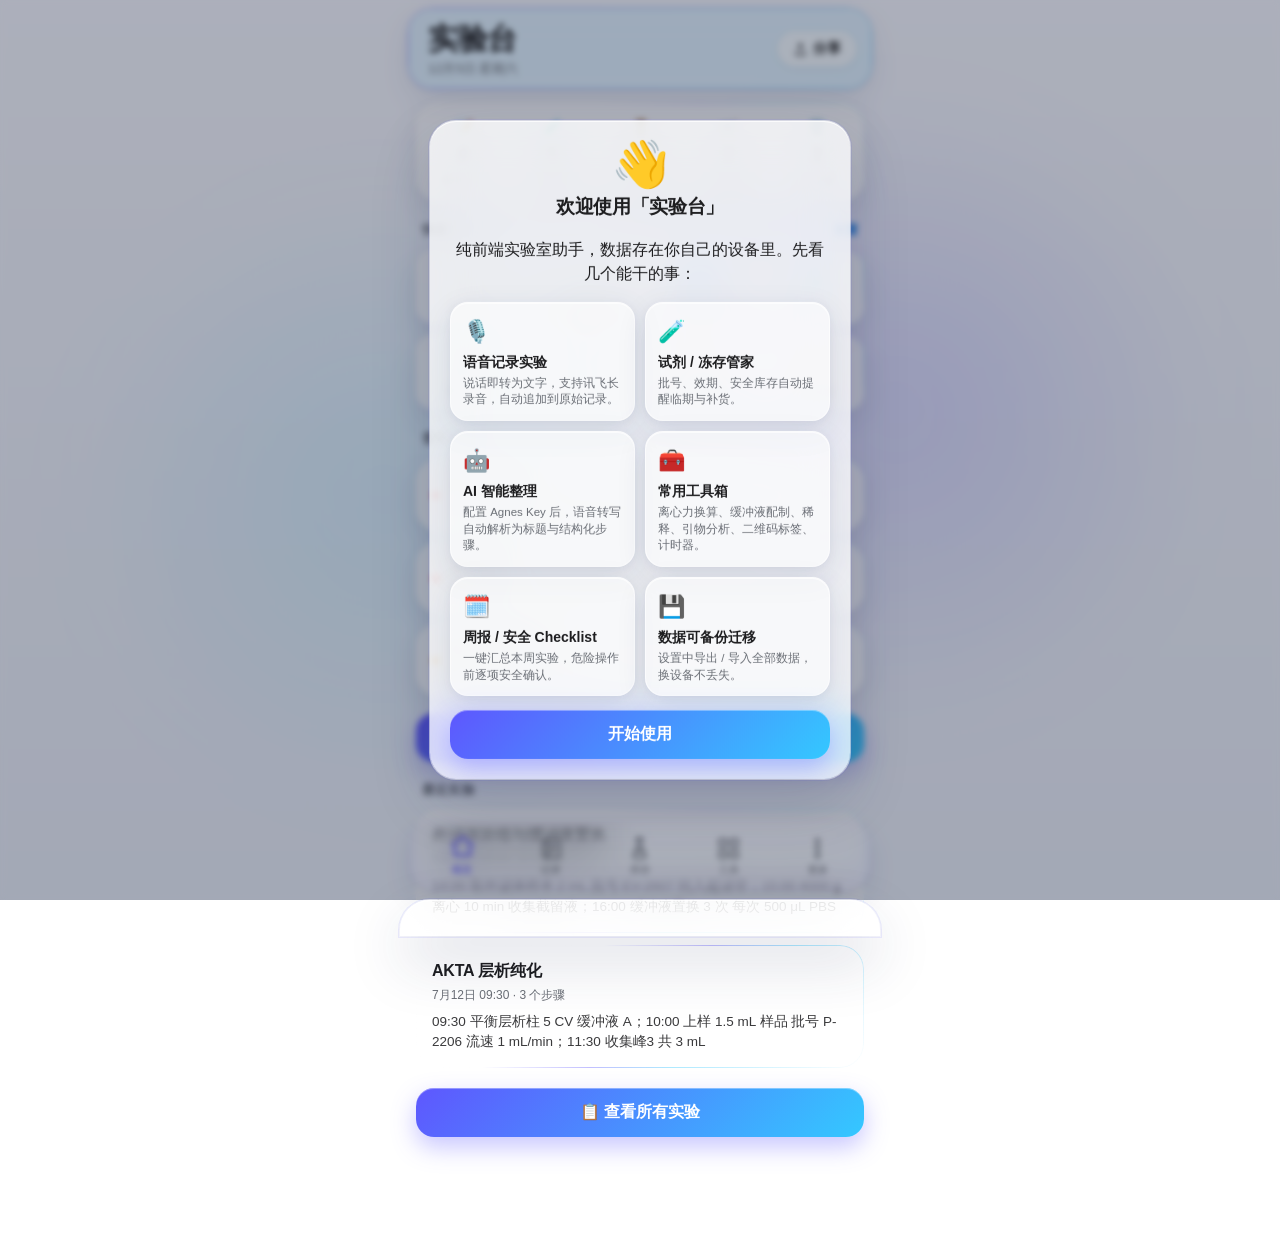
<file: index.html>
<!DOCTYPE html>
<html lang="zh-CN">
<head>
<meta charset="UTF-8">
<meta name="viewport" content="width=device-width, initial-scale=1, viewport-fit=cover, maximum-scale=1, user-scalable=no">
<meta name="theme-color" content="#e9e6fb">
<meta name="apple-mobile-web-app-capable" content="yes">
<meta name="apple-mobile-web-app-status-bar-style" content="black-translucent">
<meta name="apple-mobile-web-app-title" content="实验台">
<link rel="manifest" href="manifest.webmanifest">
<link rel="apple-touch-icon" href="icon.svg">
<link rel="icon" href="icon.svg" type="image/svg+xml">
<title>实验台</title>
<link rel="stylesheet" href="styles.css">
</head>
<body>
<!-- 液态玻璃折射滤镜：复刻 Apple Liquid Glass 的背景位移折射（feTurbulence→位移） -->
<svg width="0" height="0" aria-hidden="true" style="position:absolute;width:0;height:0;overflow:hidden">
  <defs>
    <filter id="lg-refract" x="-20%" y="-20%" width="140%" height="140%" color-interpolation-filters="sRGB">
      <feTurbulence type="fractalNoise" baseFrequency="0.013 0.015" numOctaves="2" seed="4" result="noise"/>
      <feGaussianBlur in="noise" stdDeviation="1.1" result="snoise"/>
      <feDisplacementMap in="SourceGraphic" in2="snoise" scale="13" xChannelSelector="R" yChannelSelector="G"/>
    </filter>
  </defs>
</svg>
<div class="app">
  <header class="topbar">
    <div class="topbar-card">
      <div class="topbar-inner">
        <h1 id="viewTitle">实验台</h1>
        <p id="viewSub" class="subtitle"></p>
      </div>
    </div>
    <button class="share-btn hidden" id="shareBtn" aria-label="分享" onclick="openShare()">
      <svg viewBox="0 0 24 24" fill="none" stroke="currentColor" stroke-width="2" stroke-linecap="round" stroke-linejoin="round"><path d="M12 3v12"/><path d="M8 7l4-4 4 4"/><path d="M5 15v4a2 2 0 0 0 2 2h10a2 2 0 0 0 2-2v-4"/></svg>
      <span>分享</span>
    </button>
  </header>

  <main class="content">
    <section class="view" id="view-overview"></section>
    <section class="view hide" id="view-experiments"></section>
    <section class="view hide" id="view-reagents"></section>
    <section class="view hide" id="view-tools"></section>
    <section class="view hide" id="view-more"></section>
    <!-- 骨架屏：JS 初始化完成前展示 -->
    <div class="skeleton" id="skeleton">
      <div class="sk-statbar">
        <div class="sk-block sk-shimmer"></div>
        <div class="sk-block sk-shimmer"></div>
        <div class="sk-block sk-shimmer"></div>
        <div class="sk-block sk-shimmer"></div>
        <div class="sk-block sk-shimmer"></div>
      </div>
      <div class="sk-section-t"><div class="sk-tag sk-shimmer"></div></div>
      <div class="sk-grid">
        <div class="sk-card sk-shimmer"></div>
        <div class="sk-card sk-shimmer"></div>
        <div class="sk-card sk-shimmer"></div>
        <div class="sk-card sk-shimmer"></div>
      </div>
      <div class="sk-section-t"><div class="sk-tag sk-shimmer"></div></div>
      <div class="sk-card sk-shimmer" style="height:80px"></div>
      <div class="sk-section-t"><div class="sk-tag sk-shimmer"></div></div>
      <div class="sk-card sk-shimmer" style="height:100px"></div>
      <div class="sk-card sk-shimmer" style="height:100px;margin-top:10px"></div>
    </div>
  </main>

  <nav class="tabbar">
    <button class="tab active" data-view="overview">
      <svg viewBox="0 0 24 24"><path d="M3 11l9-8 9 8"/><path d="M5 10v10h14V10"/></svg>
      <span>概览</span>
    </button>
    <button class="tab" data-view="experiments">
      <svg viewBox="0 0 24 24" fill="none" stroke="currentColor" stroke-width="1.8" stroke-linecap="round" stroke-linejoin="round"><path d="M4 5a2 2 0 0 1 2-2h12a2 2 0 0 1 2 2v14a2 2 0 0 1-2 2H6a2 2 0 0 1-2-2z"/><path d="M8 3v18"/><path d="M11 8h5"/><path d="M11 12h5"/><path d="M11 16h3"/></svg>
      <span>记录</span>
    </button>
    <button class="tab" data-view="reagents">
      <svg viewBox="0 0 24 24" fill="none" stroke="currentColor" stroke-width="1.8" stroke-linecap="round" stroke-linejoin="round"><path d="M9 2h6"/><path d="M10 2v10L6.5 18a2.5 2.5 0 0 0 2.2 3.5h6.6A2.5 2.5 0 0 0 17.5 18L14 12V2"/><path d="M7.8 15h8.4"/></svg>
      <span>库存</span>
    </button>
    <button class="tab" data-view="tools">
      <svg viewBox="0 0 24 24"><rect x="3" y="3" width="7" height="7" rx="1.5"/><rect x="14" y="3" width="7" height="7" rx="1.5"/><rect x="3" y="14" width="7" height="7" rx="1.5"/><rect x="14" y="14" width="7" height="7" rx="1.5"/></svg>
      <span>工具</span>
    </button>
    <button class="tab" data-view="more">
      <svg viewBox="0 0 24 24"><circle cx="12" cy="5" r="1.6"/><circle cx="12" cy="12" r="1.6"/><circle cx="12" cy="19" r="1.6"/></svg>
      <span>更多</span>
    </button>
  </nav>

  <button class="fab" id="fab" aria-label="新建">
    <svg class="fab-plus" viewBox="0 0 24 24" fill="none" stroke="currentColor" stroke-width="2.2" stroke-linecap="round" stroke-linejoin="round" aria-hidden="true"><path d="M12 5v14M5 12h14"/></svg>
  </button>

  <div class="sheet-backdrop" id="sheetBackdrop"></div>
  <div class="sheet" id="sheet"></div>

  <div class="modal-backdrop" id="modalBackdrop"></div>
  <div class="modal" id="modal"></div>

  <div class="alarm-overlay" id="alarmOverlay">
    <div class="alarm-card">
      <div class="alarm-ico">⏰</div>
      <div class="alarm-title">时间到</div>
      <div class="alarm-label" id="alarmLabel"></div>
      <button class="btn danger" onclick="stopAlarm()">我知道了</button>
    </div>
  </div>
  <div class="toast" id="toast"></div>
</div>
<script src="qrcode.js"></script>
<script src="xlsx.full.min.js"></script>
<script src="app.js"></script>
<!-- Cloudflare Web Analytics --><script type='module' src='https://static.cloudflareinsights.com/beacon.min.js' data-cf-beacon='{"token": "ad7bec2e777c4d35af5cc3a217bdf344"}'></script><!-- End Cloudflare Web Analytics -->
</body>
</html>
</file>
<file: styles.css>
/* =====================================================================
   实验台 · Liquid Glass 主题
   基于 Apple「液态玻璃」质感：半透明层 + 背景模糊 + 折射描边 + 环境光晕
   仅替换视觉，类名与原版完全一致，app.js / index.html 无需改动。
   ===================================================================== */

:root{
  --bg:#eef2fb;
  --ink:#1d1d1f;
  --muted:#6b6f76;
  --line:rgba(255,255,255,.65);

  /* 玻璃表面 —— 清透白 + 适度模糊（移动端性能优先，半径收敛） */
  --glass:rgba(255,255,255,.60);
  --glass-strong:rgba(255,255,255,.78);
  --glass-blur:blur(18px) saturate(180%);
  --glass-blur-strong:blur(22px) saturate(190%);
  /* 液态玻璃折射滤镜：feTurbulence+feDisplacementMap 在移动端每帧重算、极度耗性能，
     已停用（置空），保留毛玻璃模糊观感；如需折射可单独评估。 */
  --lg: ;
  /* 折射描边：上沿白高光 → 中段注入紫/青环境光（呼应 Agnes 渐变边） */
  --edge:linear-gradient(135deg,
      rgba(255,255,255,.95) 0%,
      rgba(255,255,255,.32) 33%,
      rgba(94,87,254,.38) 52%,
      rgba(52,200,255,.40) 66%,
      rgba(255,255,255,.70) 100%);
  /* 强调渐变描边：紫→青，用于顶栏 / 弹窗 / sheet 等边框焦点 */
  --edge-accent:linear-gradient(135deg, rgba(94,87,254,.85), rgba(52,200,255,.85));
  /* 阴影：Agnes 式大柔光 + 玻璃内高光 */
  --glass-shadow:0 10px 30px rgba(31,45,90,.10), 0 2px 8px rgba(31,45,90,.05), 0 1px 0 rgba(255,255,255,.75) inset;
  --glass-shadow-lg:0 24px 60px rgba(31,45,90,.18), 0 1px 0 rgba(255,255,255,.6) inset;

  /* 品牌强调渐变（紫→青，Agnes 招牌色） */
  --accent:linear-gradient(135deg,#5e57fe 0%, #34c8ff 100%);
  --accent-2:#5e57fe; --accent-3:#34c8ff;
  --accent-soft:rgba(94,87,254,.14);

  --blue:#0071e3; --blue-2:#3b9bff; --blue-soft:rgba(0,113,227,.12);
  --green:#34c759; --green-soft:rgba(52,199,89,.14);
  --orange:#ff9f0a; --orange-soft:rgba(255,159,10,.16);
  --red:#ff3b30; --red-soft:rgba(255,59,48,.14);

  --radius:24px; --radius-sm:18px;
  --safe-b:env(safe-area-inset-bottom,0px);
}
*{box-sizing:border-box;-webkit-tap-highlight-color:transparent}
html,body{margin:0;padding:0;overscroll-behavior-y:none}
/* 弹层（sheet/modal）打开时锁定背景滚动 */
html.overlay-open{overflow:hidden}
html.overlay-open body{overflow:hidden}

/* 静态蓝白渐变 + 静态模糊光球 */
body{
  font-family:-apple-system,BlinkMacSystemFont,"SF Pro Text","PingFang SC","Helvetica Neue",Helvetica,Arial,sans-serif;
  color:var(--ink);-webkit-font-smoothing:antialiased;font-size:16px;line-height:1.5;font-optical-sizing:auto;
  overscroll-behavior-y:none;
  min-height:100vh;
  background:linear-gradient(180deg,#f5f7ff 0%, #e8edf8 100%);
  background-attachment:fixed;
}
/* 静态模糊光球（无动画，移动端性能安全） */
body::before{
  content:"";position:fixed;inset:10% 5% auto auto;width:50vw;height:50vw;border-radius:50%;
  background:radial-gradient(circle, rgba(94,87,254,.18), transparent 70%);
  filter:blur(44px);z-index:-1;pointer-events:none;
}
body::after{
  content:"";position:fixed;inset:auto 5% 10% 5%;width:50vw;height:50vw;border-radius:50%;
  background:radial-gradient(circle, rgba(52,200,255,.14), transparent 70%);
  filter:blur(44px);z-index:-1;pointer-events:none;
}
.app{max-width:480px;margin:0 auto;min-height:100vh;position:relative;background:transparent}
.hide{display:none}

/* 通用折射描边工具：在玻璃表面加 1px 渐变高光边 */
.gx{position:relative}
.gx::before{
  content:"";position:absolute;inset:0;border-radius:inherit;padding:1px;
  background:var(--edge);
  -webkit-mask:linear-gradient(#000 0 0) content-box, linear-gradient(#000 0 0);
  -webkit-mask-composite:xor;mask-composite:exclude;pointer-events:none;
}

/* top bar */
.topbar{position:sticky;top:8px;z-index:20;margin:8px 8px 0;height:81px}
.topbar-card{position:absolute;inset:0;
  background:rgba(59,193,255,.1);backdrop-filter:var(--glass-blur) var(--lg);-webkit-backdrop-filter:var(--glass-blur);
  border:0;border-radius:24px / calc(24px / var(--s,1));overflow:hidden;
  box-shadow:var(--glass-shadow), 0 0 0 1px rgba(94,87,254,.10);
  transform:scaleY(var(--s,1));transform-origin:top left;will-change:transform}
.topbar-card::before{content:"";position:absolute;inset:0;border-radius:inherit;padding:1.4px;
  background:var(--edge-accent);pointer-events:none;opacity:.7;
  -webkit-mask:linear-gradient(#000 0 0) content-box,linear-gradient(#000 0 0);-webkit-mask-composite:xor;mask-composite:exclude}
.topbar-inner{padding:14px 20px 11px;position:relative;transform-origin:top left;will-change:transform;transform:scaleX(var(--s,1))}
.topbar h1{margin:0;font-size:30px;font-weight:700;letter-spacing:-.5px;line-height:1.15;
  background:linear-gradient(120deg,#1d1d1f 55%, #6a64d8 130%);-webkit-background-clip:text;background-clip:text;-webkit-text-fill-color:transparent}
.subtitle{margin:2px 0 0;color:var(--muted);font-size:13px;transition:opacity .12s linear}

/* API 与密钥：折叠两行 */
.api-row{display:flex;align-items:center;justify-content:space-between;background:var(--glass);
  border-radius:var(--radius-sm);box-shadow:var(--glass-shadow);padding:13px 14px;margin-bottom:8px;cursor:pointer}
.api-row:active{transform:scale(.99)}
.api-row-main{display:flex;align-items:center;gap:10px}
.api-row-title{font-size:15px;font-weight:600;color:var(--ink)}
.api-caret{font-size:18px;color:var(--muted);transition:transform .2s ease;line-height:1}
.api-detail{background:rgba(255,255,255,.42);border-radius:var(--radius-sm);padding:12px 14px 14px;margin:-2px 0 10px;box-shadow:var(--glass-shadow)}
.api-stat{margin-top:10px;font-size:13px;line-height:1.5;min-height:18px}
.api-stat .api-stat-ok{color:#2a8;font-weight:600}
.api-stat .api-stat-bad{color:#d33;font-weight:600}
.api-stat .api-stat-prog{color:var(--muted)}
.api-link{display:inline-block;margin-top:8px;font-size:13px;font-weight:600;color:var(--blue);text-decoration:none}
.api-link:active{opacity:.6}

.content{padding:14px 16px calc(108px + var(--safe-b));min-height:70vh;transform:translateY(calc((var(--s,1) - 1) * var(--baseH,81px)));will-change:transform}
/* 记录/试剂页有悬浮新建按钮时，加大底部留白避免遮挡最后内容 */
body.fab-on .content{padding-bottom:calc(176px + var(--safe-b))}
.section-title{font-size:13px;font-weight:600;color:var(--muted);margin:18px 6px 10px;display:flex;justify-content:space-between;align-items:center}
.section-title .more{font-size:12px;color:var(--blue);font-weight:600;cursor:pointer}

/* 玻璃表面基础（statbar / quick / alert 复用） */
.glass-surface{position:relative;background:var(--glass);
  box-shadow:var(--glass-shadow)}

/* 快捷统计条 */
.statbar{background:var(--glass);
  border-radius:var(--radius);box-shadow:var(--glass-shadow);display:flex;padding:14px 4px;margin-bottom:12px;position:relative}
.statbar::before{content:"";position:absolute;inset:0;border-radius:inherit;padding:1px;background:var(--edge);
  -webkit-mask:linear-gradient(#000 0 0) content-box,linear-gradient(#000 0 0);-webkit-mask-composite:xor;mask-composite:exclude;pointer-events:none}
.statbar .s{flex:1;text-align:center;position:relative}
.statbar .s + .s::before{content:"";position:absolute;left:0;top:18%;height:64%;width:1px;background:rgba(255,255,255,.6)}
.statbar .num{font-size:21px;font-weight:700;letter-spacing:-.5px}
.statbar .lbl{font-size:11px;color:var(--muted);margin-top:1px}
.statbar .ico{font-size:14px;display:block;margin-bottom:1px}

/* 快捷入口 */
.quick{display:grid;grid-template-columns:repeat(4,1fr);gap:10px;margin-bottom:6px}
.quick .q{background:var(--glass);
  border-radius:var(--radius-sm);box-shadow:var(--glass-shadow);padding:12px 6px;text-align:center;cursor:pointer;
  transition:transform .26s cubic-bezier(.32,.72,0,1);position:relative}
.quick .q::before{content:"";position:absolute;inset:0;border-radius:inherit;padding:1px;background:var(--edge);
  -webkit-mask:linear-gradient(#000 0 0) content-box,linear-gradient(#000 0 0);-webkit-mask-composite:xor;mask-composite:exclude;pointer-events:none}
.quick .q:active{transform:scale(.96);transition-duration:0s}
.quick .q .qi{font-size:22px}
.quick .q .qt{font-size:11.5px;color:var(--ink);margin-top:4px;line-height:1.3}

/* cards */
.card{background:var(--glass);
  border-radius:var(--radius);margin-bottom:12px;padding:16px;position:relative}
.card::before{content:"";position:absolute;inset:0;border-radius:inherit;padding:1px;background:var(--edge);
  -webkit-mask:linear-gradient(#000 0 0) content-box,linear-gradient(#000 0 0);-webkit-mask-composite:xor;mask-composite:exclude;pointer-events:none}
.card.tap{cursor:pointer;transition:transform .26s cubic-bezier(.32,.72,0,1)}
.card.tap:active{transform:scale(.985);transition-duration:0s}
.statbar .s.tap{cursor:pointer;transition:transform .26s cubic-bezier(.32,.72,0,1)}
.statbar .s.tap:active{transform:scale(.94);transition-duration:0s}
.card .row1{display:flex;justify-content:space-between;align-items:baseline;gap:8px}
.card h3{margin:0;font-size:16px;font-weight:600}
.card .meta{font-size:12px;color:var(--muted);margin-top:4px}
/* 试剂卡片：固定两列网格，每行两个卡片 */
.reag-grid{display:grid;grid-template-columns:1fr 1fr;gap:10px;margin-bottom:8px;max-width:100%;overflow:hidden}
.reag-grid .card{margin-bottom:0;padding:12px;display:flex;flex-direction:row;align-items:stretch;gap:8px;position:relative;min-height:140px}
.reag-grid .card .card-body{flex:1;min-width:0;display:flex;flex-direction:column;overflow:hidden}
.reag-grid .card .r-row{display:flex;align-items:baseline;gap:6px;font-size:11px;line-height:1.5;word-break:break-word}
.reag-grid .card .r-row.r-name{font-size:15px;font-weight:600;color:var(--ink);margin-bottom:4px;word-break:break-word;overflow-wrap:break-word;padding-right:56px}
.reag-grid .card .r-label{color:var(--muted);flex-shrink:0;min-width:32px}
.reag-grid .card .r-val{color:var(--ink);flex:1;min-width:0;overflow-wrap:break-word;word-break:break-word}
.reag-grid .card .card-actions{position:absolute;top:12px;right:12px;display:flex;flex-direction:column;align-items:flex-end;gap:6px;pointer-events:auto}
.reag-grid .card .card-actions .tag{flex-shrink:0}
.reag-grid .card .inquire-mini{font-size:11px;padding:3px 8px;white-space:nowrap}
.meta-row{display:flex;align-items:center;justify-content:space-between;gap:8px;margin-top:4px}
.meta-row .meta{margin-top:0}
.meta-act{flex:0 0 auto}
.meta-expiry{margin-top:2px}
.card .snippet{font-size:13.5px;color:#3a3a3c;margin-top:8px;display:-webkit-box;-webkit-line-clamp:2;-webkit-box-orient:vertical;overflow:hidden}

.tag{display:inline-block;font-size:11px;font-weight:600;padding:3px 9px;border-radius:20px;white-space:nowrap}
.tag.ok{background:var(--green-soft);color:var(--green)}
.tag.warn{background:var(--orange-soft);color:#c77700}
.tag.bad{background:var(--red-soft);color:var(--red)}
.tag.info{background:var(--blue-soft);color:var(--blue)}
.tag.gray{background:rgba(120,120,130,.12);color:var(--muted)}

/* alert */
.alert{display:flex;gap:10px;align-items:center;background:var(--glass);
  border-radius:var(--radius);box-shadow:var(--glass-shadow);padding:14px 16px;margin-bottom:10px;position:relative}
.alert::before{content:"";position:absolute;inset:0;border-radius:inherit;padding:1px;background:var(--edge);
  -webkit-mask:linear-gradient(#000 0 0) content-box,linear-gradient(#000 0 0);-webkit-mask-composite:xor;mask-composite:exclude;pointer-events:none}
.alert .dot{width:9px;height:9px;border-radius:50%;flex:none}
.alert .txt{flex:1}
.alert .txt b{font-size:14px}
.alert .txt p{margin:2px 0 0;font-size:12.5px;color:var(--muted)}

/* tab bar —— Apple Liquid Glass 悬浮玻璃底栏 */
.tabbar{position:fixed;left:50%;transform:translateX(-50%);bottom:calc(10px + var(--safe-b));width:calc(100% - 77px);max-width:460px;z-index:30;
  display:flex;background:rgb(255 255 255 / 10%);
  backdrop-filter:var(--glass-blur-strong) var(--lg);-webkit-backdrop-filter:var(--glass-blur-strong);
  border:0;padding:8px;
  border-radius:26px;
  box-shadow:var(--glass-shadow), 0 0 0 1px rgba(255,255,255,.55), 0 0 0 2px rgba(94,87,254,.10),
    0 1px 0 rgba(255,255,255,.75) inset, 0 -10px 26px rgba(94,87,254,.07) inset}
.tab{flex:1;position:relative;background:none;border:0;padding:7px 0 5px;display:flex;flex-direction:column;align-items:center;gap:2px;color:var(--muted);font-size:10px;cursor:pointer;transition:color .25s ease}
.tab svg{width:25px;height:25px;stroke:currentColor;fill:none;stroke-width:1.8;stroke-linecap:round;stroke-linejoin:round;transition:transform .25s cubic-bezier(.32,.72,0,1);position:relative;z-index:2}
.tab span{position:relative;z-index:2;transition:opacity .2s}
.tab.active{color:var(--accent-2)}
/* 选中态：高亮 + 阴影（简洁，无玻璃气泡） */
.tab.active svg{transform:translateY(-2px) scale(1.06);filter:drop-shadow(0 4px 9px rgba(94,87,254,.5));color:var(--accent-2)}

/* fab —— 玻璃质感悬浮新建按钮（Apple 风格：圆角方钮、清爽渐变、柔和分层阴影、弹簧入场） */
.fab{position:fixed;left:50%;transform:translateX(-50%) scale(1);bottom:calc(94px + var(--safe-b));z-index:31;
  width:54px;height:54px;border-radius:17px;border:0;cursor:pointer;display:flex;align-items:center;justify-content:center;
  color:#fff;
  background:linear-gradient(135deg,#5e57fe 0%, #34c8ff 100%);
  box-shadow:0 10px 24px rgba(94,87,254,.30), 0 2px 6px rgba(31,45,90,.16), 0 1px 0 rgba(255,255,255,.5) inset;
  -webkit-tap-highlight-color:transparent;
  transition:transform .42s cubic-bezier(.32,.72,0,1), box-shadow .3s ease, opacity .3s ease;
  will-change:transform}
.fab-plus{width:24px;height:24px;display:block}
.fab:active{transform:translateX(-50%) scale(.9);transition-duration:.12s}
.fab.hidden{opacity:0;transform:translateX(-50%) scale(.6);pointer-events:none;visibility:hidden}

/* 标题栏分享按钮（玻璃圆钮，仅实验台/更多页显示）——定位于 topbar 内、不随卡片缩放，靠 transform 垂直居中、平滑 */
.share-btn{position:absolute;top:calc(var(--baseH,81px) / 2 - 17px);right:16px;z-index:30;height:34px;padding:0 15px;border:0;cursor:pointer;
  display:inline-flex;align-items:center;justify-content:center;gap:5px;
  font-size:14px;font-weight:600;font-family:inherit;color:var(--accent);
  background:rgba(255,255,255,.6);backdrop-filter:blur(12px);-webkit-backdrop-filter:blur(12px);
  border-radius:99px;box-shadow:0 2px 8px rgba(0,0,0,.06),0 0 0 1px rgba(255,255,255,.5) inset;
  transform:translateY(calc((var(--s,1) - 1) * var(--baseH,81px) / 2));transform-origin:top right;will-change:transform;
  transition:opacity .2s}
.share-btn:active{transform:translateY(calc((var(--s,1) - 1) * var(--baseH,81px) / 2)) scale(.94)}
.share-btn svg{width:15px;height:15px}
.share-btn.hidden{display:none}
@media (prefers-reduced-motion:reduce){.share-btn{transition:none}}

/* 分享卡片（Apple 风格：留白、大圆角、柔和分层阴影） */
.share-card{background:linear-gradient(160deg,#ffffff,#f6f4ff);border-radius:24px;padding:26px 22px 22px;margin:6px 4px 16px;text-align:center;
  box-shadow:0 10px 30px rgba(80,70,200,.12),0 0 0 1px rgba(255,255,255,.7) inset}
.sc-icon{width:64px;height:64px;border-radius:18px;margin:0 auto 12px;display:flex;align-items:center;justify-content:center;font-size:34px;
  background:linear-gradient(145deg,#7c6cff,#5a8bff);box-shadow:0 8px 18px rgba(94,87,254,.35)}
.sc-name{font-size:19px;font-weight:700;letter-spacing:-.3px;color:var(--ink)}
.sc-desc{margin:4px 0 18px;font-size:13px;color:var(--muted)}
.sc-qr{width:200px;height:200px;border-radius:16px;background:#fff;padding:12px;box-shadow:0 4px 14px rgba(0,0,0,.08)}
.sc-url{margin-top:14px;font-size:13px;font-weight:600;color:var(--accent-2);word-break:break-all}
.sc-tip{margin-top:6px;font-size:12px;color:var(--muted)}
.share-actions{display:flex;gap:12px;padding:0 4px}
.share-actions .btn{flex:1;width:auto}
.btn.primary{background:var(--accent-2);color:#fff;box-shadow:0 8px 18px rgba(94,87,254,.32)}

/* sheet */
.sheet-backdrop,.modal-backdrop{position:fixed;inset:0;background:rgba(20,25,45,.32);backdrop-filter:blur(3px);-webkit-backdrop-filter:blur(3px);z-index:40;opacity:0;pointer-events:none;transition:opacity .25s ease, backdrop-filter .25s ease;cursor:pointer}
.sheet-backdrop.show,.modal-backdrop.show{opacity:1;pointer-events:auto}
.sheet{position:fixed;left:50%;bottom:0;transform:translate(-50%,100%);width:100%;max-width:480px;z-index:41;
  background:var(--glass-strong);backdrop-filter:var(--glass-blur-strong) var(--lg);-webkit-backdrop-filter:var(--glass-blur-strong);
  border-radius:30px 30px 0 0;padding:8px 16px calc(28px + var(--safe-b));
  max-height:92vh;overflow-y:auto;touch-action:pan-y;transition:transform .32s cubic-bezier(.32,.72,0,1);will-change:transform;
  box-shadow:var(--glass-shadow-lg), 0 0 0 1px rgba(255,255,255,.6), 0 0 0 2px rgba(94,87,254,.10), 0 1px 0 rgba(255,255,255,.6) inset}
.sheet.show{transform:translate(-50%,0)}
.sheet .grabber{width:36px;height:5px;border-radius:3px;background:rgba(120,120,130,.4);margin:8px auto 12px;touch-action:none;cursor:grab}
.sheet .grabber:active{cursor:grabbing}
.sheet.dragging{user-select:none;-webkit-user-select:none;cursor:grabbing}
.sheet h2{margin:0 0 4px;font-size:20px;font-weight:700}
.sheet .hint{color:var(--muted);font-size:12.5px;margin:0 0 14px}
/* 右上角悬浮关闭按钮（sticky，不随滚动消失） */
.sheet-close-wrap{position:sticky;top:0;z-index:8;display:flex;justify-content:flex-end;margin:0 0 -2px;padding:2px 2px 0;pointer-events:none}
.sheet-close{pointer-events:auto;width:30px;height:30px;border-radius:50%;border:0;background:rgba(0,0,0,.18);color:#fff;font-size:15px;line-height:1;cursor:pointer;
  display:inline-flex;align-items:center;justify-content:center;transition:transform .2s cubic-bezier(.32,.72,0,1)}
.sheet-close:active{transform:scale(.88);transition-duration:0s}

/* modal */
.modal{position:fixed;left:50%;top:50%;transform:translate(-50%,-46%);width:90%;max-width:420px;z-index:41;
  background:var(--glass-strong);backdrop-filter:var(--glass-blur-strong) var(--lg);-webkit-backdrop-filter:var(--glass-blur-strong);
  border-radius:26px;padding:20px;max-height:82vh;overflow-y:auto;opacity:0;pointer-events:none;transition:opacity .22s ease,transform .22s ease;will-change:transform,opacity;
  box-shadow:var(--glass-shadow-lg), 0 0 0 1px rgba(255,255,255,.6), 0 0 0 2px rgba(94,87,254,.10), 0 1px 0 rgba(255,255,255,.6) inset}
.modal.show{opacity:1;pointer-events:auto;transform:translate(-50%,-50%)}
.modal h2{margin:0 0 12px;font-size:19px;font-weight:700}

/* form —— 玻璃输入框 */
.field{margin-bottom:14px}
.field label{display:block;font-size:12.5px;color:var(--muted);margin-bottom:6px;font-weight:500}
.field-row{display:flex;gap:12px}
.field-row>.field{flex:1;min-width:0}
input,textarea,select{width:100%;border:1px solid rgba(255,255,255,.7);border-radius:var(--radius-sm);padding:12px 14px;
  font-size:15px;font-family:inherit;color:var(--ink);outline:none;
  background:rgba(255,255,255,.55);
  box-shadow:0 1px 0 rgba(255,255,255,.6) inset}
input:focus,textarea:focus,select:focus{border-color:var(--accent-2);box-shadow:0 0 0 3px rgba(94,87,254,.20), 0 0 0 1px rgba(52,200,255,.32), 0 1px 0 rgba(255,255,255,.6) inset}
#expRaw.listening{border-color:var(--blue);box-shadow:0 0 0 3px rgba(0,122,255,.22);transition:box-shadow .2s}
textarea{min-height:96px;resize:vertical}
.btn{width:100%;border:0;border-radius:var(--radius-sm);padding:14px;font-size:16px;font-weight:600;cursor:pointer;color:#fff;text-align:center;display:inline-flex;align-items:center;justify-content:center;
  background:var(--accent);
  box-shadow:0 10px 24px rgba(94,87,254,.34), 0 1px 0 rgba(255,255,255,.35) inset;position:relative}
.btn{transition:transform .26s cubic-bezier(.32,.72,0,1)}
.btn:active{transform:scale(.985);transition-duration:0s}
.btn.secondary{background:rgba(255,255,255,.6);color:var(--ink);box-shadow:var(--glass-shadow), 0 1px 0 rgba(255,255,255,.6) inset;border:1px solid rgba(255,255,255,.6)}
.btn.danger{background:var(--red-soft);color:var(--red);box-shadow:none}
.btn.small{width:auto;padding:6px 12px;font-size:14px;border-radius:10px}
.unit-add-btn{display:inline-block;width:auto;flex:0 0 auto;padding:4px 10px;font-size:13px;font-weight:600;color:#fff;background:var(--accent);border-radius:8px;border:0;cursor:pointer;box-shadow:0 4px 10px rgba(94,87,254,.3)}
.btn.ghost{background:rgba(255,255,255,.5);color:var(--blue);border:0;box-shadow:0 1px 0 rgba(255,255,255,.55) inset}
/* 渐变蓝色按钮（AI 优化完成态） */
.btn.gradient{background:linear-gradient(135deg,#5e57fe,#34c8ff);color:#fff;border:0;font-weight:600;box-shadow:0 4px 12px rgba(94,87,254,.28), 0 1px 0 rgba(255,255,255,.35) inset}
.btn-row{display:flex;gap:10px;margin-top:6px}
.btn-row .btn{flex:1}

/* voice */
.voice{display:flex;flex-direction:column;align-items:center;gap:8px;margin:4px 0 14px}
.mic{width:72px;height:72px;border-radius:50%;border:0;display:flex;align-items:center;justify-content:center;cursor:pointer;
  transition:transform .12s,background .2s;
  background:linear-gradient(145deg,#eaf3ff,#d6e8ff);
  box-shadow:0 8px 20px rgba(0,113,227,.22), 0 1px 0 rgba(255,255,255,.7) inset;border:1px solid rgba(255,255,255,.7)}
.mic svg{width:32px;height:32px;stroke:var(--blue);fill:none;stroke-width:1.8;stroke-linecap:round;stroke-linejoin:round}
.mic.recording{background:linear-gradient(145deg,#ff6a5e,var(--red));animation:pulse 1.4s infinite}
.mic.recording svg{stroke:#fff}
@keyframes pulse{0%{box-shadow:0 0 0 0 rgba(255,59,48,.45)}70%{box-shadow:0 0 0 18px rgba(255,59,48,0)}100%{box-shadow:0 0 0 0 rgba(255,59,48,0)}}
.voice .vlabel{font-size:13px;color:var(--muted);text-align:center}
.voice .vtoggle{margin-top:2px;background:rgba(255,255,255,.6);border:1px solid rgba(255,255,255,.7);border-radius:99px;padding:5px 12px;font-size:12px;color:var(--muted);cursor:pointer;font-family:inherit}
.voice .vtoggle:active{background:rgba(255,255,255,.85)}

/* steps */
.step{background:rgba(255,255,255,.5);
  border:1px solid rgba(255,255,255,.6);border-radius:var(--radius-sm);padding:12px;margin-bottom:10px;box-shadow:var(--glass-shadow)}
.step .sidx{font-size:12px;color:var(--muted);font-weight:600;margin-bottom:8px}
.step .srow{display:flex;gap:10px;margin-bottom:8px}
.step .srow:last-child{margin-bottom:0}
.step input{flex:1;padding:9px 11px;font-size:14px;border-radius:10px}

/* 工具箱网格 */
.tool-grid{display:grid;grid-template-columns:repeat(2,1fr);gap:12px;margin-bottom:8px}
.tool{background:var(--glass);
  border-radius:var(--radius);box-shadow:var(--glass-shadow);padding:16px;cursor:pointer;
  display:flex;flex-direction:column;gap:6px;transition:transform .26s cubic-bezier(.32,.72,0,1);position:relative}
.tool::before{content:"";position:absolute;inset:0;border-radius:inherit;padding:1px;background:var(--edge);
  -webkit-mask:linear-gradient(#000 0 0) content-box,linear-gradient(#000 0 0);-webkit-mask-composite:xor;mask-composite:exclude;pointer-events:none}
.tool:active{transform:scale(.97);transition-duration:0s}
.tool .ti{font-size:26px}
.tool .tt{font-size:15px;font-weight:600}
.tool .td{font-size:12px;color:var(--muted);line-height:1.4}
.tool-badge{position:absolute;top:8px;right:8px;font-size:10px;color:var(--accent-2);background:rgba(94,87,254,.1);border-radius:6px;padding:2px 6px;font-weight:500}
.tool-onhome{opacity:.7}

/* 列表行 */
.list-row{background:var(--glass);
  border-radius:var(--radius-sm);box-shadow:var(--glass-shadow);padding:13px 14px;margin-bottom:10px;
  display:flex;align-items:center;gap:12px;cursor:pointer;position:relative}
.list-row::before{content:"";position:absolute;inset:0;border-radius:inherit;padding:1px;background:var(--edge);
  -webkit-mask:linear-gradient(#000 0 0) content-box,linear-gradient(#000 0 0);-webkit-mask-composite:xor;mask-composite:exclude;pointer-events:none}
.list-row{transition:transform .25s cubic-bezier(.32,.72,0,1)}
.list-row:active{transform:scale(.99);transition-duration:0s}
.list-row .lr-main{flex:1;min-width:0}
.list-row .lr-title{font-size:15px;font-weight:600;white-space:nowrap;overflow:hidden;text-overflow:ellipsis}
.list-row .lr-sub{font-size:12px;color:var(--muted);margin-top:2px}
.list-row .lr-right{font-size:13px;color:var(--muted);flex:none}
.list-row .lr-ico{width:38px;height:38px;border-radius:11px;flex:none;display:flex;align-items:center;justify-content:center;font-size:18px;
  background:rgba(255,255,255,.6);border:1px solid rgba(255,255,255,.6);box-shadow:var(--glass-shadow)}
.list-row .lr-ico.g{background:var(--green-soft)}.list-row .lr-ico.o{background:var(--orange-soft)}.list-row .lr-ico.r{background:var(--red-soft)}
/* 模板按类型分组 + 预设免责标记 */
.tpl-group-title{font-size:12px;font-weight:700;letter-spacing:.3px;color:var(--blue);margin:16px 4px 8px;
  padding-left:8px;border-left:3px solid var(--blue);opacity:.92}
.preset-tag{display:inline-block;font-size:10px;font-weight:600;line-height:1;padding:3px 6px;border-radius:6px;
  vertical-align:middle;color:#9a6b00;background:rgba(255,193,7,.16);border:1px solid rgba(255,193,7,.35);margin-left:6px}
.warn-preset{font-size:12.5px;line-height:1.5;color:#9a6b00;background:rgba(255,193,7,.12);
  border:1px solid rgba(255,193,7,.3);border-radius:10px;padding:8px 10px;margin:2px 0 4px}
/* 弹窗页头：返回上一级按钮 + 标题 */
.sheet-head{display:flex;align-items:center;gap:10px;margin-bottom:6px}
.sheet-head h2{margin:0}
.back-btn{background:none;border:0;color:var(--blue);font-size:14px;font-weight:600;cursor:pointer;
  font-family:inherit;padding:5px 8px 5px 2px;border-radius:8px;white-space:nowrap;line-height:1}
.back-btn:active{background:rgba(91,122,255,.1)}

/* 悬浮操作：模板页新建 FAB / 实验记录页底部操作栏 */
.sheet-fab-wrap{position:sticky;bottom:14px;display:flex;justify-content:flex-end;z-index:6;margin-top:14px}
.sheet-fab{width:54px;height:54px;border-radius:50%;border:0;background:linear-gradient(135deg,var(--blue),#7a5cff);color:#fff;font-size:28px;font-weight:300;line-height:1;
  box-shadow:0 8px 22px rgba(94,87,254,.35),0 2px 6px rgba(0,0,0,.15);cursor:pointer;display:inline-flex;align-items:center;justify-content:center;
  transition:transform .2s cubic-bezier(.32,.72,0,1)}
.sheet-fab:active{transform:scale(.92);transition-duration:0s}
.sheet-actions{position:sticky;bottom:0;display:flex;gap:10px;justify-content:flex-end;align-items:center;z-index:6;margin-top:16px;
  padding:10px 0 4px;background:linear-gradient(to top,var(--glass-strong),rgba(255,255,255,.55) 70%,transparent)}
.sheet-actions .btn{flex:0 1 auto}

/* 分段控制：选中按钮渐变色 + 白色文字，跟普通按钮风格一致，更大更醒目 */
.seg{display:flex;background:rgba(242,242,247,.6);
  border:1px solid rgba(60,60,67,.08);border-radius:14px;padding:3px;margin-bottom:14px;box-shadow:0 1px 4px rgba(0,0,0,.04);position:relative}
.seg button{flex:1;background:none;border:0;padding:13px 0;border-radius:11px;font-size:15px;color:var(--muted);cursor:pointer;font-family:inherit;font-weight:500;transition:all .3s;position:relative;z-index:1}
.seg button.active{background:var(--accent);color:#fff;font-weight:700;box-shadow:0 8px 18px rgba(94,87,254,.32),0 1px 0 rgba(255,255,255,.25) inset}

/* chips & search */
.chips{display:flex;gap:8px;overflow-x:auto;padding:4px 2px 10px;margin:0 -2px;align-items:center;-webkit-overflow-scrolling:touch}
.chips::-webkit-scrollbar{display:none}
.chips{scrollbar-width:none}
.chip{flex:none;display:inline-flex;align-items:center;justify-content:center;background:rgba(255,255,255,.5);border:1px solid rgba(255,255,255,.6);border-radius:20px;padding:7px 14px;font-size:13px;color:var(--ink);cursor:pointer;box-shadow:var(--glass-shadow);white-space:nowrap;transition:transform .2s cubic-bezier(.32,.72,0,1),background .2s}
.chip:active{transform:scale(.96)}
.chip.active{background:var(--ink);color:#fff;border-color:var(--ink);box-shadow:none}
.search{width:100%;background:rgba(255,255,255,.55);border:1px solid rgba(255,255,255,.7);border-radius:14px;padding:11px 14px;font-size:15px;margin-bottom:12px;outline:none;box-shadow:0 1px 0 rgba(255,255,255,.6) inset}
.search:focus{border-color:var(--accent-2);box-shadow:0 0 0 3px rgba(94,87,254,.16), 0 1px 0 rgba(255,255,255,.6) inset}

/* empty */
.empty{text-align:center;color:var(--muted);padding:40px 20px}
.empty svg{width:54px;height:54px;stroke:#b9bcc4;fill:none;stroke-width:1.5;margin-bottom:10px}
.empty p{margin:0;font-size:14px}

/* detail */
.detail .line{display:flex;justify-content:space-between;padding:11px 2px;border-bottom:1px solid rgba(255,255,255,.55);font-size:14.5px}
.detail .line:last-child{border-bottom:0}
.detail .line .k{color:var(--muted)}
.alcoa{display:flex;gap:6px;flex-wrap:wrap;margin-top:10px}
.alcoa .pill{font-size:11px;background:rgba(120,120,130,.12);color:var(--muted);border-radius:8px;padding:4px 8px}
.hr{height:1px;background:rgba(255,255,255,.55);margin:14px 0}
.copy-box{background:rgba(255,255,255,.5);border-radius:12px;padding:12px;font-size:13px;white-space:pre-wrap;font-family:ui-monospace,SFMono-Regular,Menlo,monospace;max-height:200px;overflow:auto;box-shadow:var(--glass-shadow)}
.purchase-item{display:flex;justify-content:space-between;padding:11px 2px;border-bottom:1px solid rgba(255,255,255,.5);font-size:14px}
.purchase-item:last-child{border-bottom:0}
.toast{position:fixed;left:50%;bottom:120px;transform:translateX(-50%) translateY(20px);
  background:rgba(28,32,46,.72);
  color:#fff;padding:10px 18px;border-radius:22px;font-size:13px;z-index:60;opacity:0;transition:opacity .2s,transform .2s;pointer-events:none;max-width:80%;text-align:center;border:1px solid rgba(255,255,255,.18)}
.toast.show{opacity:1;transform:translateX(-50%) translateY(0)}

/* 计时器强提醒 · 全屏警报 */
.alarm-overlay{position:fixed;inset:0;z-index:90;background:rgba(255,45,85,.92);display:none;align-items:center;justify-content:center;animation:alarm-flash 1s steps(1) infinite;backdrop-filter:blur(6px)}
.alarm-overlay.show{display:flex}
@keyframes alarm-flash{0%{background:rgba(255,45,85,.92)}50%{background:rgba(200,20,60,.98)}100%{background:rgba(255,45,85,.92)}}
.alarm-card{background:rgba(255,255,255,.92);backdrop-filter:var(--glass-blur-strong);-webkit-backdrop-filter:var(--glass-blur-strong);
  border-radius:26px;padding:36px 30px;width:80%;max-width:320px;text-align:center;box-shadow:var(--glass-shadow-lg);border:1px solid rgba(255,255,255,.6)}
.alarm-ico{font-size:54px;line-height:1}
.alarm-title{font-size:26px;font-weight:700;margin:12px 0 4px;color:var(--ink)}
.alarm-label{font-size:15px;color:var(--muted);margin-bottom:20px;word-break:break-word}

/* 清单 / 周报 */
.check-list{margin-top:10px}
.check-item{display:flex;align-items:flex-start;gap:10px;padding:11px 2px;border-bottom:1px solid rgba(255,255,255,.5);cursor:pointer}
.check-item:last-child{border-bottom:0}
.check-box{flex:0 0 22px;width:22px;height:22px;border-radius:7px;border:2px solid rgba(120,120,130,.45);margin-top:1px;position:relative;background:rgba(255,255,255,.4)}
.check-item.on .check-box{background:var(--blue);border-color:var(--blue)}
.check-item.on .check-box:after{content:"";position:absolute;left:6px;top:2px;width:6px;height:11px;border:solid #fff;border-width:0 2px 2px 0;transform:rotate(45deg)}
.check-txt{font-size:14px;line-height:1.45}
.check-item.on .check-txt{color:var(--muted);text-decoration:line-through}
.check-cat{font-size:12px;color:var(--muted);margin:14px 0 2px;font-weight:600}
.report-box{background:rgba(255,255,255,.5);border-radius:12px;padding:14px;font-size:14px;white-space:pre-wrap;line-height:1.6;max-height:46vh;overflow:auto;margin-top:10px;box-shadow:var(--glass-shadow)}
.report-meta{font-size:13px;color:var(--muted);margin:4px 0 8px}

/* 计时器 */
.timer-presets{display:flex;gap:8px;flex-wrap:wrap;margin:6px 0 14px}
.timer-presets .p{background:rgba(255,255,255,.55);border:1px solid rgba(255,255,255,.65);border-radius:20px;padding:8px 16px;font-size:14px;cursor:pointer;box-shadow:var(--glass-shadow)}
.timer-presets .p:active{background:rgba(255,255,255,.85)}
.timer-result{background:var(--glass);
  border-radius:var(--radius);box-shadow:var(--glass-shadow);padding:18px;margin-top:14px;display:none;position:relative}
.timer-result::before{content:"";position:absolute;inset:0;border-radius:inherit;padding:1px;background:var(--edge);
  -webkit-mask:linear-gradient(#000 0 0) content-box,linear-gradient(#000 0 0);-webkit-mask-composite:xor;mask-composite:exclude;pointer-events:none}
.timer-result.show{display:block}
.timer-big{font-size:40px;font-weight:700;text-align:center;letter-spacing:-1px;font-variant-numeric:tabular-nums}
.timer-actions{display:flex;gap:10px;margin-top:14px}
.timer-actions .btn{flex:1}

/* 计算结果 */
.out{background:var(--green-soft);border-radius:var(--radius-sm);padding:14px;margin-top:12px;border:1px solid rgba(255,255,255,.5)}
.out .line{display:flex;justify-content:space-between;padding:7px 0;border-bottom:1px solid rgba(52,199,89,.25);font-size:14.5px}
.out .line:last-child{border-bottom:0}
.out .line b{font-weight:600}
.tbl{border:1px solid rgba(255,255,255,.6);border-radius:var(--radius-sm);overflow:hidden;margin-top:12px;background:rgba(255,255,255,.45)}
.tbl .tr{display:flex;border-bottom:1px solid rgba(255,255,255,.55);font-size:13.5px}
.tbl .tr:last-child{border-bottom:0}
.tbl .tr.head{background:rgba(255,255,255,.6);font-weight:600}
.tbl .td{flex:1;padding:9px 11px;border-right:1px solid rgba(255,255,255,.55)}
.tbl .td:last-child{border-right:0}
.help{font-size:12px;color:var(--muted);background:rgba(255,255,255,.45);border-radius:10px;padding:9px 11px;margin-top:10px;border:1px solid rgba(255,255,255,.5)}

/* 图表 */
.chart{background:var(--glass);
  border-radius:var(--radius-sm);box-shadow:var(--glass-shadow);padding:12px;margin-top:12px;position:relative}
.chart::before{content:"";position:absolute;inset:0;border-radius:inherit;padding:1px;background:var(--edge);
  -webkit-mask:linear-gradient(#000 0 0) content-box,linear-gradient(#000 0 0);-webkit-mask-composite:xor;mask-composite:exclude;pointer-events:none}
.chart svg{width:100%;height:160px;display:block}

/* 冻存网格 */
.freezer{display:grid;grid-template-columns:repeat(12,1fr);gap:3px;margin-top:10px}
.freezer .cell{aspect-ratio:1;border-radius:6px;background:rgba(255,255,255,.5);font-size:9px;display:flex;align-items:center;justify-content:center;color:var(--muted);cursor:pointer;box-shadow:var(--glass-shadow)}
.freezer .cell.filled{background:var(--blue-soft);color:var(--blue);font-weight:600}
.freezer .colhead{grid-column:span 1;text-align:center;font-size:9px;color:var(--muted)}
/* 冻存库搜索 / 多选 / 盒子管理 */
.freezer-actions{display:flex;gap:10px;margin:4px 0 12px}
.freezer-actions .btn{flex:1}
.btn.mini.on{background:var(--accent-2);color:#fff;border-color:var(--accent-2);box-shadow:0 6px 16px rgba(94,87,254,.3)}
.chip.add{margin-left:auto}
.chip.add,.chip.more{flex:none;width:36px;height:36px;padding:0;border-radius:50%;font-size:18px;line-height:1;font-weight:700;box-shadow:none}
.chip.add{color:var(--accent-2);background:rgba(94,87,254,.12);border:1.5px dashed rgba(94,87,254,.45)}
.chip.more{color:var(--muted);background:rgba(255,255,255,.5);border:1px solid rgba(255,255,255,.6)}
.fm-toolbar{display:flex;align-items:center;gap:10px;flex-wrap:wrap;background:rgba(94,87,254,.08);border:1px solid rgba(94,87,254,.18);border-radius:14px;padding:10px 12px;margin-bottom:12px}
.fm-count{font-size:13px;font-weight:600;color:var(--accent-2)}
.fm-btns{display:flex;gap:6px;flex-wrap:wrap;margin-left:auto}
.mini-btn{flex:none;background:rgba(255,255,255,.75);border:1px solid rgba(255,255,255,.7);border-radius:10px;padding:7px 11px;font-size:12.5px;font-weight:600;color:var(--ink);cursor:pointer;font-family:inherit;transition:transform .2s cubic-bezier(.32,.72,0,1)}
.mini-btn:active{transform:scale(.96)}
.mini-btn.danger{color:var(--red);background:var(--red-soft);border-color:rgba(255,59,48,.25)}
.mini-btn:disabled{opacity:.45;cursor:default}
.mini-btn:active:not(:disabled){transform:scale(.96)}

/* 批量管理：蓝色按钮 + 库存页操作行 */
.btn-batch{background:rgba(255,255,255,.6);color:var(--ink);border:1px solid rgba(255,255,255,.6);box-shadow:var(--glass-shadow), 0 1px 0 rgba(255,255,255,.6) inset;border-radius:var(--radius-sm);padding:10px 14px;font-size:13px;font-weight:600;font-family:inherit;cursor:pointer;transition:transform .26s cubic-bezier(.32,.72,0,1)}
.btn-batch:active{transform:scale(.96)}
.reag-batch-row{display:flex;gap:10px;margin:6px 0 12px}

/* 卡片多选态 */
.card.selmode{}
.card.selmode .row1{padding-right:28px}
.card .chk{position:absolute;top:14px;right:12px;width:22px;height:22px;border-radius:50%;border:2px solid rgba(120,120,130,.55);box-sizing:border-box;background:rgba(255,255,255,.75);z-index:3;transition:background .15s,border-color .15s}
.card.sel .chk{background:var(--blue);border-color:var(--blue);display:flex;align-items:center;justify-content:center;color:#fff;font-size:13px}
.card.sel .chk:after{content:"\2713"}
.card.sel{box-shadow:none}
.card.sel::after{content:"";position:absolute;inset:0;border-radius:inherit;border:2px solid rgba(0,113,227,.55);pointer-events:none}
.freezer .cell.hl{outline:2px solid var(--accent-2);outline-offset:0;box-shadow:0 0 0 3px rgba(94,87,254,.25),var(--glass-shadow);background:rgba(94,87,254,.16);color:var(--accent-2);font-weight:700}
.freezer .cell.sel{background:var(--accent-2);color:#fff;font-weight:700;box-shadow:0 4px 12px rgba(94,87,254,.42)}

/* 拍照 */
.preview-img{width:100%;border-radius:12px;margin-top:8px;display:block;box-shadow:var(--glass-shadow);max-height:42vh;object-fit:contain;background:rgba(255,255,255,.4)}
/* CoA 三个入口按钮（调用原生相机 / 相册 / 文件） */
.coa-inputs{display:flex;gap:10px;margin-top:4px}
.coa-btn{flex:1;display:flex;flex-direction:column;align-items:center;justify-content:center;gap:6px;
  padding:16px 6px 12px;border:0;cursor:pointer;font-family:inherit;color:var(--ink);
  background:var(--glass);
  border-radius:var(--radius-sm);box-shadow:var(--glass-shadow);transition:transform .12s}
.coa-btn:active{transform:scale(.97)}
.coa-btn .ico{font-size:24px;line-height:1}
.coa-btn span{font-size:12px;font-weight:600}
/* CoA 审查结果卡片 */
.coa-items{display:flex;flex-direction:column;gap:8px}
.coa-item{background:rgba(255,255,255,.5);border-radius:12px;padding:11px 13px;box-shadow:var(--glass-shadow)}
.coa-item-top{display:flex;align-items:center;justify-content:space-between;gap:8px}
.coa-name{font-size:14.5px;font-weight:600;color:var(--ink);min-width:0}
.coa-raw{font-size:11px;font-weight:400;color:var(--muted);margin-left:6px}
.coa-vals{display:flex;align-items:baseline;justify-content:space-between;gap:10px;margin-top:5px}
.coa-res{font-size:15px;font-weight:600;color:var(--ink)}
.coa-spec{font-size:12px;color:var(--muted)}

/* 开关行 */
.switch-row{display:flex;justify-content:space-between;align-items:center;padding:12px 2px;border-bottom:1px solid rgba(255,255,255,.5)}
.switch-row:last-child{border-bottom:0}
.switch{width:46px;height:28px;border-radius:99px;background:rgba(120,120,130,.3);position:relative;cursor:pointer;transition:background .2s;flex:none;box-shadow:0 1px 0 rgba(255,255,255,.5) inset}
.switch.on{background:linear-gradient(135deg,var(--green),#2bb14e)}
.switch::after{content:"";position:absolute;top:2px;left:2px;width:24px;height:24px;border-radius:50%;background:#fff;transition:transform .2s;box-shadow:0 1px 3px rgba(0,0,0,.2), 0 1px 0 rgba(255,255,255,.8) inset}
.switch.on::after{transform:translateX(18px)}

/* 首次引导 */
.ob{text-align:center}
.ob-hero{font-size:46px;line-height:1;margin-bottom:2px}
.ob-grid{display:grid;grid-template-columns:1fr 1fr;gap:10px;margin:14px 0 6px;text-align:left}
.ob-card{background:var(--glass);
  border:1px solid rgba(255,255,255,.6);border-radius:var(--radius-sm);padding:12px;box-shadow:var(--glass-shadow);position:relative}
.ob-ico{font-size:22px}
.ob-t{font-size:14px;font-weight:600;margin:4px 0 2px}
.ob-d{font-size:11.5px;color:var(--muted);line-height:1.45}
.btn:disabled{opacity:.55;cursor:default}

/* 首页快捷工具配置勾选 */
.check{flex:0 0 22px;width:22px;height:22px;border-radius:50%;border:2px solid rgba(120,120,130,.45);display:flex;align-items:center;justify-content:center;color:#fff;font-size:13px;background:rgba(255,255,255,.4)}
.check.on{background:var(--blue);border-color:var(--blue)}

/* 引导弹窗内密钥提示 */
.ob-keys{text-align:left;background:rgba(255,255,255,.5);border-radius:12px;padding:12px 14px;margin-top:14px;border:1px solid rgba(255,255,255,.55)}
.ob-keys-t{font-size:13px;font-weight:600;margin-bottom:6px}
.ob-keys-d{font-size:11.5px;color:var(--muted);line-height:1.6;margin:2px 0}
.ob-keys-d a{color:var(--blue);text-decoration:none}

/* Key 配置引导 */
.kg-step{display:flex;gap:12px;align-items:flex-start;margin:14px 0 6px}
.kg-num{flex:0 0 24px;width:24px;height:24px;border-radius:50%;background:var(--accent);color:#fff;font-size:13px;font-weight:700;display:flex;align-items:center;justify-content:center;margin-top:1px;box-shadow:0 4px 10px rgba(94,87,254,.34)}
.kg-t{font-size:14px;font-weight:600;margin-bottom:3px}
.kg-d{font-size:12px;color:var(--muted);line-height:1.5}
.kg-d a{color:var(--blue);text-decoration:none}

/* ---------------- 实验记录：标签 / 时间线 ---------------- */
.tags-row{display:flex;flex-wrap:wrap;gap:6px;margin-top:8px}
.tags-row .tag{font-size:10.5px}
.tl-item{font-size:13px;line-height:1.7;color:var(--ink);padding:2px 0}
.tl-item b{display:inline-block;min-width:46px;color:var(--accent-2);font-variant-numeric:tabular-nums}

/* ---------------- 批量导入 / 填充 ---------------- */
.batch-ta{width:100%;min-height:130px;background:rgba(255,255,255,.55);border:1px solid rgba(255,255,255,.7);border-radius:14px;padding:12px 14px;font-size:14px;font-family:inherit;line-height:1.5;outline:none;resize:vertical;box-shadow:0 1px 0 rgba(255,255,255,.6) inset}
.batch-ta:focus{border-color:var(--accent-2);box-shadow:0 0 0 3px rgba(94,87,254,.16), 0 1px 0 rgba(255,255,255,.6) inset}
.batch-preview{margin-top:12px;background:rgba(255,255,255,.42);border-radius:14px;padding:10px 12px;max-height:190px;overflow:auto}
.bp-count{font-size:13px;font-weight:600;color:var(--accent-2);margin-bottom:6px}
.bp-row{font-size:12.5px;color:var(--ink);padding:3px 0;line-height:1.5}
.bp-row.ok{color:var(--green);font-weight:600}
.bp-row.muted{color:var(--muted)}
.bp-row.warn{color:#c77700;font-weight:600}
.more-link{text-align:center;color:var(--blue);font-size:13px;font-weight:600;padding:12px 0;cursor:pointer}
.bp-ok{color:var(--green)}
.bp-skip{color:var(--orange)}
select.sel{flex:1;background:rgba(255,255,255,.6);border:1px solid rgba(255,255,255,.7);border-radius:12px;padding:11px 12px;font-size:15px;font-family:inherit;color:var(--ink);outline:none;box-shadow:0 1px 0 rgba(255,255,255,.6) inset}
select.sel:focus{border-color:var(--accent-2)}

/* ---------------- 试剂效期日历 ---------------- */
.expcal{display:grid;grid-template-columns:repeat(7,1fr);gap:5px;margin-top:12px}
.expcal-nav{display:flex;align-items:center;justify-content:space-between;padding:10px 4px;margin-top:8px;font-size:14px}
.expcal-nav strong{font-size:15px}
.expcal-head{text-align:center;font-size:11px;color:var(--muted);padding-bottom:2px}
.expcal-cell{background:rgba(255,255,255,.5);border-radius:10px;padding:5px 4px;min-height:52px;display:flex;flex-direction:column;gap:2px;box-shadow:var(--glass-shadow);overflow:hidden}
.expcal-cell.today{outline:2px solid var(--accent-2);outline-offset:-2px}
.expcal-cell.empty{background:transparent;box-shadow:none;min-height:40px}
.ec-num{font-size:11px;color:var(--muted);font-variant-numeric:tabular-nums}
.expcal-cell.today .ec-num{color:var(--accent-2);font-weight:700}
.ec-dot{font-size:9px;line-height:1.3;padding:1px 4px;border-radius:6px;white-space:nowrap;overflow:hidden;text-overflow:ellipsis;font-weight:600}
.ec-dot.ok{background:var(--green-soft);color:var(--green)}
.ec-dot.warn{background:var(--orange-soft);color:#c77700}
.ec-dot.bad{background:var(--red-soft);color:var(--red)}
.ec-more{font-size:9px;color:var(--muted);text-align:center}
.ec-group{margin-top:6px}
.ec-gtitle{font-size:13px;font-weight:700;margin:14px 4px 8px}
.ec-gtitle.bad{color:var(--red)}
.ec-gtitle.warn{color:#c77700}
.ec-gtitle.info{color:var(--blue)}

/* ============================================================
   自然获客：询价 / 供应商卡片 / 模板耗材
   全部低调配色，灰色次要按钮，不与主功能争抢视觉
   ============================================================ */
.inquire-mini{flex:none;background:rgba(255,255,255,.65);border:1px solid rgba(120,113,254,.3);border-radius:10px;padding:4px 10px;font-size:12px;color:var(--accent-2);cursor:pointer;font-weight:500;transition:transform .2s cubic-bezier(.32,.72,0,1),background .2s}
.inquire-mini:active{transform:scale(.94);background:rgba(94,87,254,.1)}
.inquire-mini:hover{background:rgba(94,87,254,.08)}

.supplier-card{display:flex;gap:14px;align-items:flex-start;background:rgba(255,255,255,.55);border:1px solid rgba(255,255,255,.6);border-radius:14px;padding:14px;box-shadow:var(--glass-shadow)}
.supplier-qr{flex:none;width:108px;height:108px;border-radius:8px;background:#fff;padding:4px;box-shadow:0 2px 8px rgba(0,0,0,.06);object-fit:contain}
.supplier-info{flex:1;min-width:0;display:flex;flex-direction:column;gap:3px}
.supplier-name{font-size:13px;font-weight:600;color:var(--ink);line-height:1.4}
.supplier-tag{font-size:11px;color:var(--accent-2);background:rgba(94,87,254,.08);border-radius:6px;padding:2px 8px;align-self:flex-start;margin:2px 0 4px}
.supplier-line{font-size:12px;color:var(--ink);line-height:1.6}
.supplier-line a{color:var(--accent-2);text-decoration:none}
.supplier-line a:hover{text-decoration:underline}
.supplier-web{font-size:11px;color:var(--muted)}
.supplier-web a{color:var(--muted)}
.supplier-brand{font-size:11px;color:var(--muted);line-height:1.55;margin-top:8px;padding:6px 10px;background:rgba(255,255,255,.4);border-radius:8px}
.supplier-hint{font-size:11px;color:var(--muted);line-height:1.6;background:rgba(255,255,255,.4);border-radius:8px;padding:8px 10px}
.supplier-card-block{background:linear-gradient(180deg,rgba(94,87,254,.04) 0%,rgba(255,255,255,.6) 60%)}

.tpl-consumables{margin-top:14px;background:rgba(255,255,255,.5);border:1px solid rgba(255,255,255,.6);border-radius:14px;padding:12px;box-shadow:var(--glass-shadow)}
.tpl-ctitle{font-size:13px;font-weight:600;color:var(--ink);margin-bottom:8px}
.tpl-csub{font-size:11px;color:var(--muted);font-weight:400;margin-left:4px}
.tpl-crow{display:flex;align-items:center;gap:8px;padding:6px 0;border-bottom:1px solid rgba(0,0,0,.04);font-size:12px}
.tpl-crow:last-of-type{border-bottom:0}
.tpl-cname{flex:2;color:var(--ink);min-width:0;overflow:hidden;text-overflow:ellipsis;white-space:nowrap}
.tpl-cbrand{flex:1;color:var(--accent-2);background:rgba(94,87,254,.08);border-radius:6px;padding:2px 6px;font-size:11px;text-align:center;min-width:0;overflow:hidden;text-overflow:ellipsis;white-space:nowrap}
.tpl-ccat{flex:none;color:var(--muted);font-size:11px;min-width:36px;text-align:right}
.tpl-cbtn{margin-top:10px;width:100%}
.tpl-crow-edit{display:grid;grid-template-columns:1fr 1fr 1fr 30px;gap:6px;margin-top:8px;align-items:center}
.tpl-crow-edit .ci{flex:1;min-width:0;padding:7px 8px;border:1px solid rgba(0,0,0,.1);border-radius:9px;font-size:12px;background:#fff;box-sizing:border-box}
.tpl-crow-edit .ci-del{border:0;background:rgba(0,0,0,.05);border-radius:8px;color:var(--muted);font-size:14px;cursor:pointer;height:32px}
.field select{width:100%;padding:10px 12px;border:1px solid rgba(0,0,0,.1);border-radius:11px;font-size:14px;background:#fff;color:var(--ink);appearance:none;-webkit-appearance:none}

/* ============================================================
   减少动效偏好（Apple 规范：禁用滑动/缩放/脉冲等非必要动效，改为瞬时呈现，避免前庭刺激）
   ============================================================ */
@media (prefers-reduced-motion:reduce){
  body::before,body::after{animation:none}
  .sheet,.modal,.sheet-backdrop,.modal-backdrop,.fab,.btn,.quick .q,.card.tap,.tool,.list-row,.tab,.tab svg,.switch,.switch::after,.mic.recording,.timer-presets .p,.chip,.voice .vtoggle{transition-duration:0s !important;animation:none !important}
  .toast{transition:opacity .2s ease}
  .inquire-mini{transition-duration:0s !important}
}

/* ═══════════════════════════════════════════
   骨架屏：JS 初始化完成前的加载动效
   ═══════════════════════════════════════════ */
.skeleton{position:absolute;top:0;left:0;right:0;padding:10px 0 80px;z-index:5;pointer-events:none}
.sk-statbar{display:flex;gap:8px;margin-bottom:14px}
.sk-block{flex:1;height:62px;border-radius:16px}
.sk-section-t{padding:0 6px;margin:14px 0 10px}
.sk-tag{width:80px;height:18px;border-radius:9px}
.sk-grid{display:grid;grid-template-columns:1fr 1fr;gap:10px;margin-bottom:4px}
.sk-card{height:120px;border-radius:24px}
.sk-block,.sk-tag,.sk-card{
  background:linear-gradient(100deg, rgba(200,200,220,.30) 40%, rgba(255,255,255,.6) 50%, rgba(200,200,220,.30) 60%);
  background-size:200% 100%;
  background-repeat:no-repeat;
}
@keyframes sk-shimmer{
  0%{background-position:200% 0}
  100%{background-position:-100% 0}
}
.sk-shimmer{animation:sk-shimmer 1.4s ease-in-out infinite}

/* 骨架屏隐藏 */
.skeleton.hide{display:none}

/* 版本号 */
.version-info{text-align:center;font-size:11px;color:rgb(161,161,161);margin:70px 0 0;letter-spacing:.3px;line-height:1.6}

/* ⑪ 字距/行高优化：字号越大字距越紧，建立层级（不改动 font-family） */
.sheet h2, .modal h2 { letter-spacing: -0.3px; }
.card h3 { letter-spacing: -0.2px; line-height: 1.3; }
.list-row .lr-title { letter-spacing: -0.1px; }
.section-title { letter-spacing: 0.2px; }
.api-row-title { letter-spacing: -0.1px; }

/* ⑫ 批次展开明细 */
/* ⑬ Sheet 内批次编辑列表 */
.lot-sheet-list { margin-bottom: 4px; }
.lot-sheet-row {
  display: flex;
  flex-direction: column;
  gap: 8px;
  padding: 12px 0;
  border-bottom: 1px solid var(--line);
}
.lot-sheet-row:last-child { border-bottom: none; }
.lot-del {
  align-self: stretch; margin-top: 4px; width: 100%;
  padding: 8px 12px; border-radius: 10px; border: 0; cursor: pointer;
  background: var(--red-soft); color: var(--red);
  font-size: 13px; font-weight: 600; text-align: center;
  box-shadow: 0 1px 0 rgba(255,255,255,.6) inset;
}
.lot-del:active { transform: scale(.98); transition-duration: 0s; }
.lot-sheet-fields {
  display: grid;
  grid-template-columns: 1fr 1fr;
  gap: 12px;
}
.lot-sheet-field { display: flex; flex-direction: column; }
.lot-sheet-field label { display: block; font-size: 12.5px; color: var(--muted); margin-bottom: 6px; font-weight: 500; }
.lot-label-row { display: flex; align-items: baseline; justify-content: space-between; gap: 8px; margin-bottom: 6px; }
.lot-label-row label { flex: 1; font-size: 12.5px; color: var(--muted); font-weight: 500; }
.lot-label-row .more { color: var(--blue); font-size: 12.5px; font-weight: 600; cursor: pointer; white-space: nowrap; }

/* 基础输入框样式（货号 / 批号 / 位置：普通文本框） */
.lot-sheet-field input,
.lot-sheet-field select {
  width: 100%; border: 1px solid rgba(255,255,255,.7); border-radius: var(--radius-sm);
  padding: 10px 12px; font-size: 15px; font-family: inherit; color: var(--ink); outline: none;
  background: rgba(255,255,255,.55);
  box-shadow: 0 1px 0 rgba(255,255,255,.6) inset;
}
.lot-sheet-field input:focus,
.lot-sheet-field select:focus {
  border-color: var(--accent-2); box-shadow: 0 0 0 3px rgba(94,87,254,.20), 0 0 0 1px rgba(52,200,255,.32), 0 1px 0 rgba(255,255,255,.6) inset;
}

/* 数量 / 安全库存：保留浏览器原生上下调整箭头 */
.lot-sheet-field input[type="number"] {
  appearance: auto; -webkit-appearance: auto;
}

/* 状态 / 单位 / 效期 / 开瓶日期：加自定义下拉 chevron */
.lot-sheet-field select,
.lot-sheet-field input[list],
.lot-sheet-field input[type="date"],
.lot-sheet-field input[readonly] {
  appearance: none; -webkit-appearance: none;
  padding: 10px 36px 10px 12px;
  cursor: pointer;
  background: linear-gradient(rgba(255,255,255,.55) 0, rgba(255,255,255,.55) calc(100% - 36px)),
              url("data:image/svg+xml;utf8,<svg xmlns='http://www.w3.org/2000/svg' width='10' height='6' viewBox='0 0 10 6'><path fill='%236b6f76' d='M5 6L0 0h10z'/></svg>") no-repeat right 14px center;
}
.lot-sheet-field .more { color: var(--blue); font-size: 13px; font-weight: 600; cursor: pointer; white-space: nowrap; }

/* 单位标签管理 */
.unit-tag {
  display: inline-block; padding: 7px 14px; border-radius: 10px;
  background: var(--glass); border: 1.5px solid var(--line);
  font-size: 15px; font-weight: 500; cursor: default; user-select: none;
  position: relative; box-shadow: 0 0 0 0.5px rgba(120,120,140,.12);
}
.unit-tag.pick-tag {
  cursor: pointer; transition: transform .15s, box-shadow .15s;
}
.unit-tag.pick-tag:hover {
  background: var(--blue-soft); border-color: var(--blue); color: var(--blue);
  transform: scale(1.04);
}
.unit-tag.pick-tag:active {
  transform: scale(.96);
}
.unit-tag.custom {
  cursor: pointer; position: relative;
}
.unit-tag.custom.deleting {
  cursor: pointer;
}
.unit-tag.custom.deleting:hover {
  background: rgba(255,59,48,.08); border-color: var(--red,#ff3b30);
}
.unit-del-x {
  position: absolute; top: -6px; right: -6px;
  width: 18px; height: 18px; border-radius: 50%;
  background: var(--red,#ff3b30); color: #fff;
  display: flex; align-items: center; justify-content: center;
  font-size: 11px; font-weight: 700; line-height: 1;
  box-shadow: 0 2px 4px rgba(255,59,48,.35);
}

/* AI 拍照识别按钮 */
.ai-scan-btn {
  display: inline-flex; align-items: center; justify-content: center; gap: 4px;
  flex: none; padding: 0 11px; height: 40px; border-radius: var(--radius-sm);
  background: var(--accent); border: 0;
  cursor: pointer; font-size: 14px; font-weight: 600; color: #fff;
  box-shadow: 0 4px 12px rgba(94,87,254,.28), 0 1px 0 rgba(255,255,255,.25) inset;
  transition: transform .2s cubic-bezier(.32,.72,0,1); flex-shrink: 0;
}
.ai-scan-btn:active { transform: scale(.96); }
</file>
